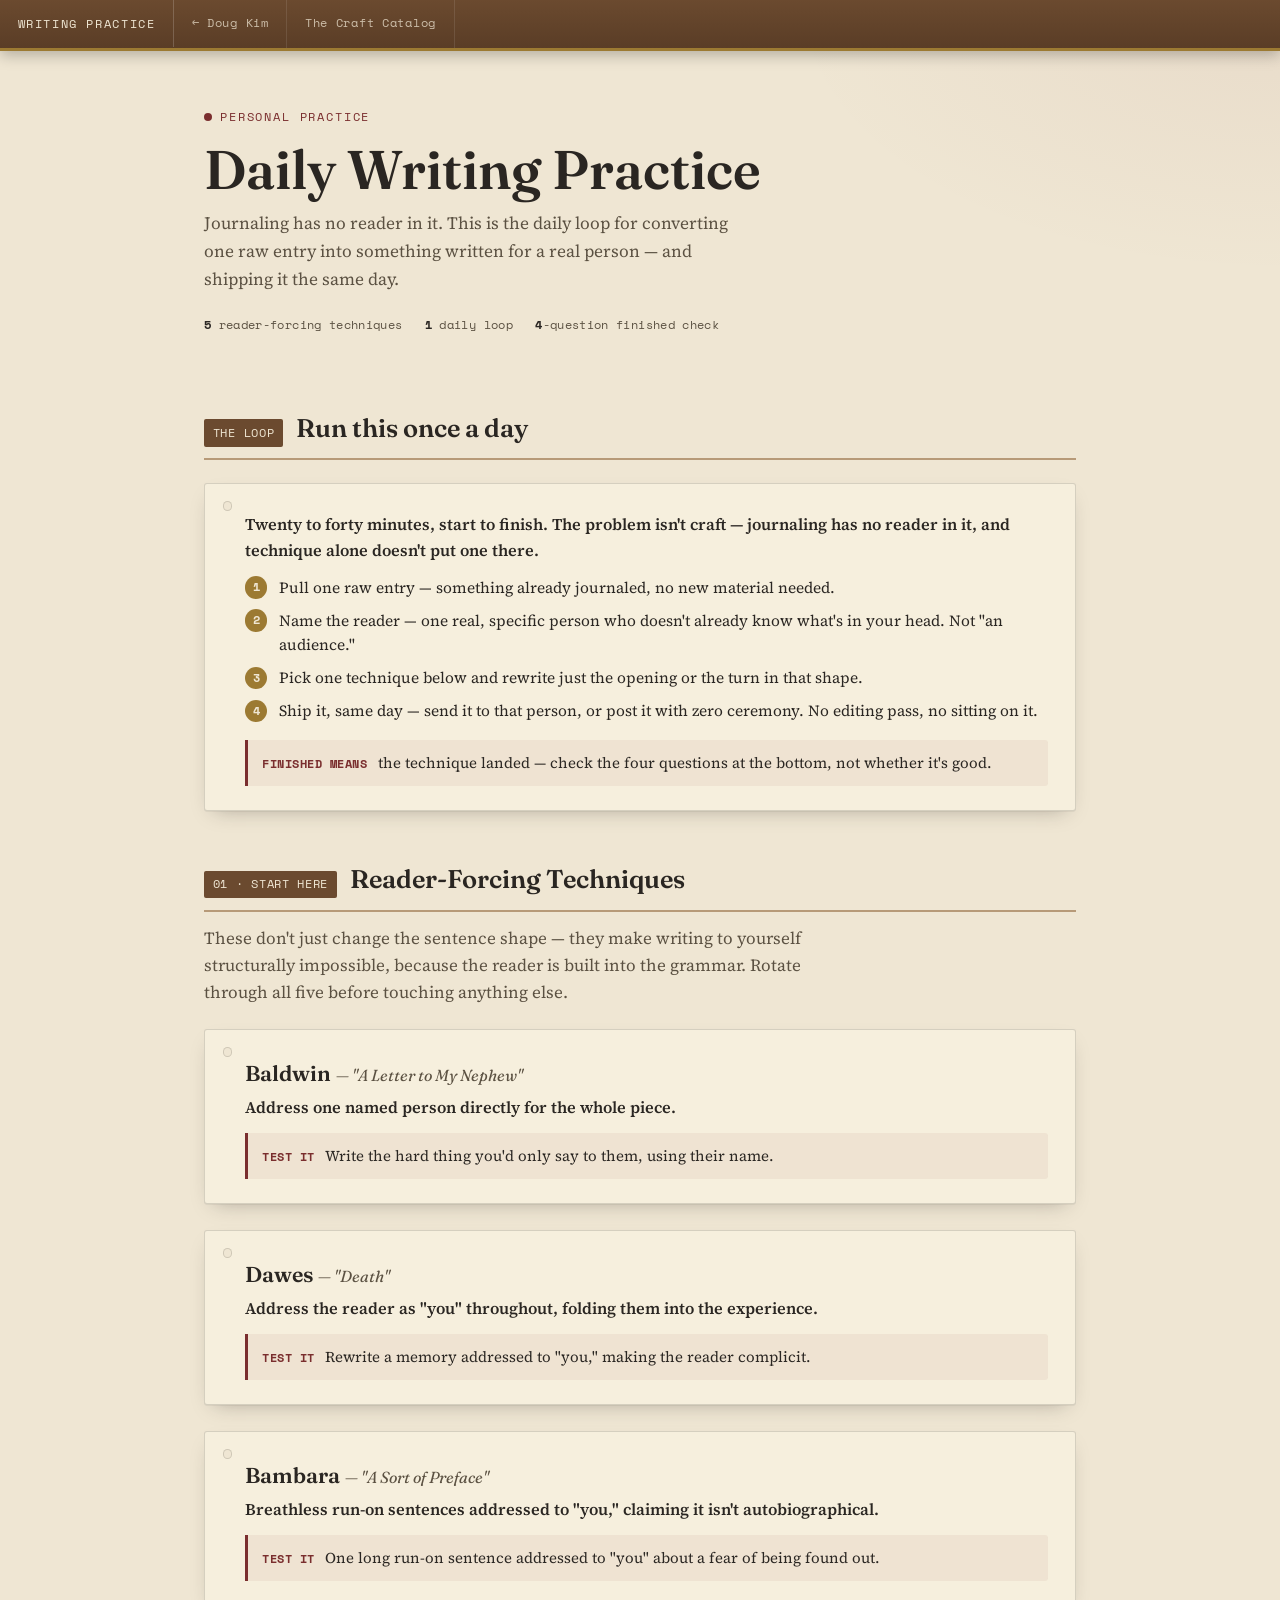
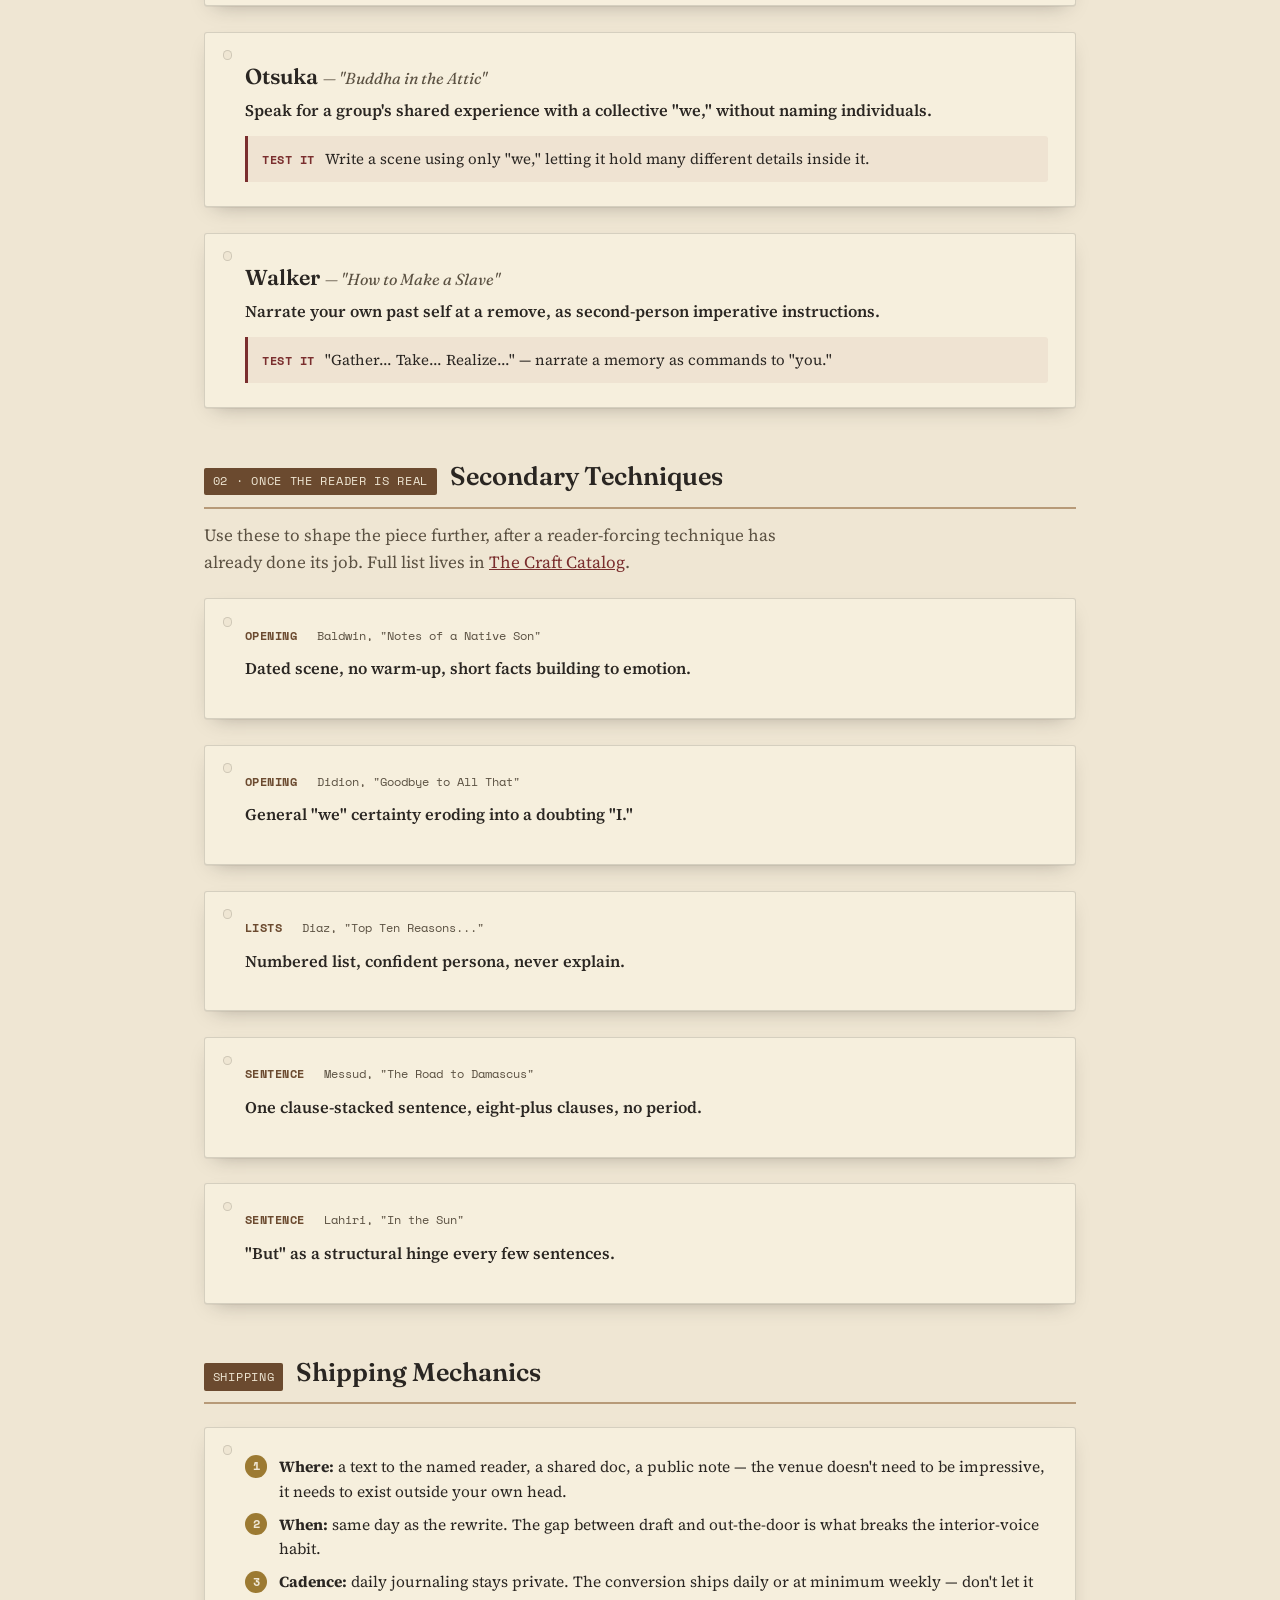
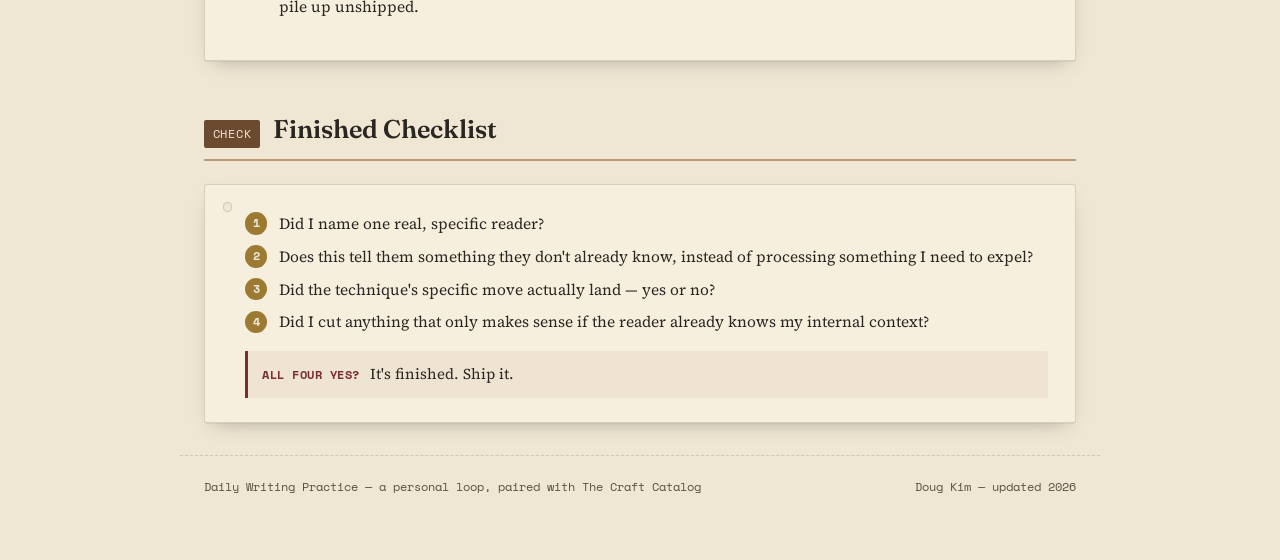
<file: writing-practice/index.html>
<!doctype html>
<html lang="en">
<head>
<meta charset="utf-8">
<meta name="viewport" content="width=device-width, initial-scale=1.0">
<title>Daily Writing Practice — Doug Kim</title>
<meta name="description" content="A daily practice for converting raw journal material into writing built for a real reader — reader-forcing techniques, a shipping loop, and a finished checklist.">
<link rel="stylesheet" href="styles.css">
</head>
<body>
<a class="skip-link" href="#main">Skip to content</a>

<nav class="rail">
  <span class="rail-brand">WRITING PRACTICE</span>
  <div class="rail-tabs">
    <a class="rail-tab" href="/">← Doug Kim</a>
    <a class="rail-tab" href="/craft-catalog/">The Craft Catalog</a>
  </div>
</nav>

<header class="hero">
  <span class="hero-eyebrow">Personal practice</span>
  <h1>Daily Writing Practice</h1>
  <p>Journaling has no reader in it. This is the daily loop for converting one raw entry into something written for a real person — and shipping it the same day.</p>
  <div class="hero-meta">
    <span><b>5</b> reader-forcing techniques</span>
    <span><b>1</b> daily loop</span>
    <span><b>4</b>-question finished check</span>
  </div>
</header>

<main id="main">

<div class="section-block">
  <div class="section-header">
    <span class="tag">THE LOOP</span>
    <h2>Run this once a day</h2>
  </div>

  <div class="entry-card">
    <p class="entry-move">Twenty to forty minutes, start to finish. The problem isn't craft — journaling has no reader in it, and technique alone doesn't put one there.</p>
    <ol class="entry-steps">
      <li>Pull one raw entry — something already journaled, no new material needed.</li>
      <li>Name the reader — one real, specific person who doesn't already know what's in your head. Not "an audience."</li>
      <li>Pick one technique below and rewrite just the opening or the turn in that shape.</li>
      <li>Ship it, same day — send it to that person, or post it with zero ceremony. No editing pass, no sitting on it.</li>
    </ol>
    <div class="entry-try"><b>Finished means</b> the technique landed — check the four questions at the bottom, not whether it's good.</div>
  </div>
</div>

<div class="section-block">
  <div class="section-header">
    <span class="tag">01 · START HERE</span>
    <h2>Reader-Forcing Techniques</h2>
  </div>
  <p style="color:var(--ink-soft); margin: -0.6rem 0 1.4rem; max-width:70ch;">These don't just change the sentence shape — they make writing to yourself structurally impossible, because the reader is built into the grammar. Rotate through all five before touching anything else.</p>

  <div class="entry-card">
    <h3 class="entry-title">Baldwin <span class="entry-work">— "A Letter to My Nephew"</span></h3>
    <p class="entry-move">Address one named person directly for the whole piece.</p>
    <div class="entry-try"><b>Test it</b> Write the hard thing you'd only say to them, using their name.</div>
  </div>

  <div class="entry-card">
    <h3 class="entry-title">Dawes <span class="entry-work">— "Death"</span></h3>
    <p class="entry-move">Address the reader as "you" throughout, folding them into the experience.</p>
    <div class="entry-try"><b>Test it</b> Rewrite a memory addressed to "you," making the reader complicit.</div>
  </div>

  <div class="entry-card">
    <h3 class="entry-title">Bambara <span class="entry-work">— "A Sort of Preface"</span></h3>
    <p class="entry-move">Breathless run-on sentences addressed to "you," claiming it isn't autobiographical.</p>
    <div class="entry-try"><b>Test it</b> One long run-on sentence addressed to "you" about a fear of being found out.</div>
  </div>

  <div class="entry-card">
    <h3 class="entry-title">Otsuka <span class="entry-work">— "Buddha in the Attic"</span></h3>
    <p class="entry-move">Speak for a group's shared experience with a collective "we," without naming individuals.</p>
    <div class="entry-try"><b>Test it</b> Write a scene using only "we," letting it hold many different details inside it.</div>
  </div>

  <div class="entry-card">
    <h3 class="entry-title">Walker <span class="entry-work">— "How to Make a Slave"</span></h3>
    <p class="entry-move">Narrate your own past self at a remove, as second-person imperative instructions.</p>
    <div class="entry-try"><b>Test it</b> "Gather... Take... Realize..." — narrate a memory as commands to "you."</div>
  </div>
</div>

<div class="section-block">
  <div class="section-header">
    <span class="tag">02 · ONCE THE READER IS REAL</span>
    <h2>Secondary Techniques</h2>
  </div>
  <p style="color:var(--ink-soft); margin: -0.6rem 0 1.4rem; max-width:70ch;">Use these to shape the piece further, after a reader-forcing technique has already done its job. Full list lives in <a href="/craft-catalog/playbook.html" style="color:var(--ribbon);">The Craft Catalog</a>.</p>

  <div class="entry-card">
    <div class="entry-meta"><b>Opening</b> Baldwin, "Notes of a Native Son"</div>
    <p class="entry-move">Dated scene, no warm-up, short facts building to emotion.</p>
  </div>
  <div class="entry-card">
    <div class="entry-meta"><b>Opening</b> Didion, "Goodbye to All That"</div>
    <p class="entry-move">General "we" certainty eroding into a doubting "I."</p>
  </div>
  <div class="entry-card">
    <div class="entry-meta"><b>Lists</b> Diaz, "Top Ten Reasons..."</div>
    <p class="entry-move">Numbered list, confident persona, never explain.</p>
  </div>
  <div class="entry-card">
    <div class="entry-meta"><b>Sentence</b> Messud, "The Road to Damascus"</div>
    <p class="entry-move">One clause-stacked sentence, eight-plus clauses, no period.</p>
  </div>
  <div class="entry-card">
    <div class="entry-meta"><b>Sentence</b> Lahiri, "In the Sun"</div>
    <p class="entry-move">"But" as a structural hinge every few sentences.</p>
  </div>
</div>

<div class="section-block">
  <div class="section-header">
    <span class="tag">SHIPPING</span>
    <h2>Shipping Mechanics</h2>
  </div>
  <div class="entry-card">
    <ol class="entry-steps">
      <li><b>Where:</b> a text to the named reader, a shared doc, a public note — the venue doesn't need to be impressive, it needs to exist outside your own head.</li>
      <li><b>When:</b> same day as the rewrite. The gap between draft and out-the-door is what breaks the interior-voice habit.</li>
      <li><b>Cadence:</b> daily journaling stays private. The conversion ships daily or at minimum weekly — don't let it pile up unshipped.</li>
    </ol>
  </div>
</div>

<div class="section-block">
  <div class="section-header">
    <span class="tag">CHECK</span>
    <h2>Finished Checklist</h2>
  </div>
  <div class="entry-card">
    <ol class="entry-steps">
      <li>Did I name one real, specific reader?</li>
      <li>Does this tell them something they don't already know, instead of processing something I need to expel?</li>
      <li>Did the technique's specific move actually land — yes or no?</li>
      <li>Did I cut anything that only makes sense if the reader already knows my internal context?</li>
    </ol>
    <div class="entry-try"><b>All four yes?</b> It's finished. Ship it.</div>
  </div>
</div>

</main>

<footer>
  <span>Daily Writing Practice — a personal loop, paired with The Craft Catalog</span>
  <span>Doug Kim — updated 2026</span>
</footer>

</body>
</html>
</file>
<file: writing-practice/styles.css>
/* ============================================================
   Daily Writing Practice — self-contained project stylesheet
   Reuses the Craft Catalog's manila / oak / brass / oxblood palette,
   scoped to this project only (not shared).
   ============================================================ */

@import url('https://fonts.googleapis.com/css2?family=Fraunces:opsz,wght@9..144,400;9..144,500;9..144,600;9..144,700&family=Source+Serif+4:ital,wght@0,400;0,500;0,600;1,400&family=Space+Mono:wght@400;700&display=swap');

:root{
  --ink:#2A2622;
  --ink-soft:#5B5142;
  --paper:#EFE6D3;
  --card:#F6EFDD;
  --oak:#6B4A2F;
  --oak-soft:#B79A78;
  --brass:#9C7A32;
  --ribbon:#7A2E2E;
  --line: rgba(42,38,34,0.16);
  --shadow: 0 1px 0 rgba(42,38,34,0.06), 0 8px 20px -10px rgba(42,38,34,0.35);
  --radius: 3px;
  --display: 'Fraunces', serif;
  --body: 'Source Serif 4', Georgia, serif;
  --mono: 'Space Mono', monospace;
}

*{ box-sizing: border-box; }
html{ scroll-behavior:smooth; }

body{
  margin:0;
  background:
    radial-gradient(1200px 600px at 15% -10%, rgba(156,122,50,0.10), transparent 60%),
    radial-gradient(900px 500px at 100% 0%, rgba(122,46,46,0.06), transparent 55%),
    var(--paper);
  color:var(--ink);
  font-family:var(--body);
  font-size:17px;
  line-height:1.6;
  -webkit-font-smoothing:antialiased;
  min-height:100vh;
}

a{ color:inherit; }

.skip-link{ position:absolute; left:-999px; top:auto; }
.skip-link:focus{
  left:1rem; top:1rem; background:var(--ink); color:var(--paper);
  padding:.5rem 1rem; z-index:100; border-radius:var(--radius);
}

/* ---------------- Top rail ---------------- */
.rail{
  position:sticky; top:0; z-index:40;
  display:flex; align-items:center; gap:0;
  background:linear-gradient(180deg, var(--oak) 0%, #5a3d26 100%);
  border-bottom: 3px solid var(--brass);
  box-shadow: 0 4px 14px rgba(0,0,0,0.25);
}
.rail-brand{
  font-family:var(--mono); letter-spacing:.14em; text-transform:uppercase;
  font-size:.72rem; color:var(--paper);
  padding:.9rem 1.1rem; white-space:nowrap;
  border-right:1px solid rgba(255,255,255,0.18);
}
.rail-tabs{ display:flex; overflow-x:auto; }
.rail-tab{
  font-family:var(--mono); font-size:.74rem; letter-spacing:.06em;
  color:rgba(239,230,211,0.75); text-decoration:none;
  padding:.9rem 1.1rem; white-space:nowrap;
  border-right:1px solid rgba(255,255,255,0.10);
  transition: background .15s ease, color .15s ease;
}
.rail-tab:hover{ background:rgba(255,255,255,0.08); color:var(--paper); }

/* ---------------- Hero ---------------- */
.hero{ max-width:920px; margin:0 auto; padding: 3.2rem 1.5rem 1.6rem; }
.hero-eyebrow{
  display:inline-flex; align-items:center; gap:.5rem;
  font-family:var(--mono); font-size:.72rem; letter-spacing:.16em; text-transform:uppercase;
  color:var(--ribbon); margin-bottom:.9rem;
}
.hero-eyebrow::before{
  content:""; width:.5rem; height:.5rem; border-radius:50%;
  background:var(--ribbon); display:inline-block;
}
.hero h1{
  font-family:var(--display); font-weight:600; font-optical-sizing:auto;
  font-size:clamp(2.1rem, 5vw, 3.4rem); line-height:1.05; margin:0 0 .8rem;
  color:var(--ink);
}
.hero p{ max-width:60ch; color:var(--ink-soft); font-size:1.08rem; margin:0; }
.hero-meta{
  display:flex; flex-wrap:wrap; gap:.6rem 1.4rem; margin-top:1.4rem;
  font-family:var(--mono); font-size:.72rem; color:var(--ink-soft); letter-spacing:.03em;
}
.hero-meta b{ color:var(--ink); }

/* ---------------- Section header ---------------- */
.section-block{ max-width:920px; margin:0 auto; padding:0 1.5rem; }
.section-header{
  display:flex; align-items:baseline; gap:.8rem;
  margin: 3rem 0 1.4rem;
  padding-bottom:.6rem;
  border-bottom:2px solid var(--oak-soft);
}
.section-header .tag{
  font-family:var(--mono); font-size:.72rem; color:var(--paper);
  background:var(--oak); padding:.28rem .55rem; border-radius:2px;
  letter-spacing:.06em;
}
.section-header h2{
  font-family:var(--display); font-weight:600; font-size:1.6rem; margin:0; color:var(--ink);
}

/* ---------------- Entry card ---------------- */
.entry-card{
  position:relative;
  background:var(--card);
  border:1px solid var(--line);
  border-radius:var(--radius);
  box-shadow:var(--shadow);
  padding:1.7rem 1.7rem 1.5rem 2.5rem;
  margin-bottom:1.6rem;
}
.entry-card::before{
  content:""; position:absolute; top:1.1rem; left:1.1rem;
  width:.6rem; height:.6rem; border-radius:50%;
  background:var(--paper); box-shadow:inset 0 0 0 1px var(--line);
}
.entry-title{
  font-family:var(--display); font-size:1.35rem; font-weight:600; margin:0 0 .15rem;
}
.entry-work{ font-style:italic; color:var(--ink-soft); font-weight:400; font-size:1rem; }

.entry-meta{
  font-family:var(--mono); font-size:.74rem; color:var(--ink-soft);
  margin:0 0 .6rem; display:flex; flex-wrap:wrap; gap:.35rem 1.2rem;
}
.entry-meta b{ color:var(--oak); text-transform:uppercase; letter-spacing:.04em; font-weight:700; }

.entry-move{ font-weight:600; color:var(--ink); margin:0 0 .8rem; font-size:1.02rem; }

.entry-steps{ margin:0 0 1rem; padding:0; list-style:none; counter-reset:step; }
.entry-steps li{
  counter-increment:step;
  position:relative; padding-left:2.1rem; margin-bottom:.5rem;
  font-size:.97rem; color:var(--ink);
}
.entry-steps li::before{
  content:counter(step);
  position:absolute; left:0; top:.05em;
  font-family:var(--mono); font-size:.72rem; font-weight:700; color:var(--paper);
  background:var(--brass); width:1.4rem; height:1.4rem; border-radius:50%;
  display:flex; align-items:center; justify-content:center;
}

.entry-try{
  border-left:3px solid var(--ribbon);
  background:rgba(122,46,46,0.06);
  padding:.7rem .9rem; border-radius:0 var(--radius) var(--radius) 0;
  font-size:.94rem; color:var(--ink);
}
.entry-try b{ color:var(--ribbon); font-family:var(--mono); font-size:.76rem; letter-spacing:.04em; text-transform:uppercase; margin-right:.4rem; }

/* ---------------- Footer ---------------- */
footer{
  max-width:920px; margin:2rem auto 4rem; padding:1.4rem 1.5rem 0;
  border-top:1px dashed var(--line);
  font-family:var(--mono); font-size:.72rem; color:var(--ink-soft);
  display:flex; justify-content:space-between; flex-wrap:wrap; gap:.6rem;
}

@media (max-width:640px){
  .entry-card{ padding:1.5rem 1.2rem 1.3rem 2.1rem; }
  .rail-brand{ display:none; }
}

@media (prefers-reduced-motion: reduce){
  *{ transition:none !important; scroll-behavior:auto !important; }
}
</file>
